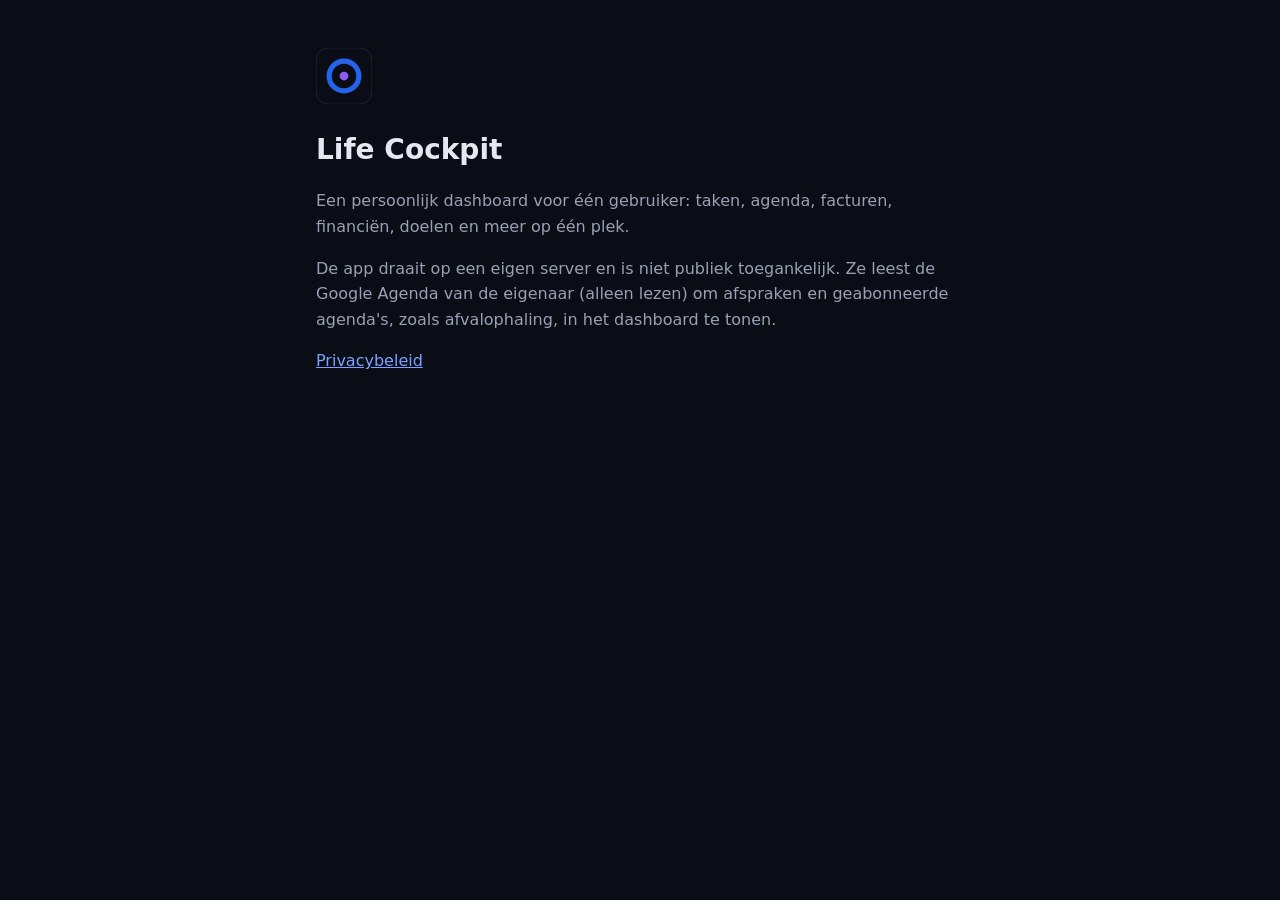
<file: index.html>
<!doctype html>
<html lang="nl">
<head>
  <meta charset="utf-8">
  <meta name="viewport" content="width=device-width, initial-scale=1">
  <title>Life Cockpit</title>
  <link rel="icon" href="logo.svg">
  <link rel="stylesheet" href="style.css">
</head>
<body>
  <main>
    <img class="logo" src="logo.svg" alt="">
    <h1>Life Cockpit</h1>
    <p>Een persoonlijk dashboard voor één gebruiker: taken, agenda, facturen, financiën, doelen en meer op één plek.</p>
    <p>De app draait op een eigen server en is niet publiek toegankelijk. Ze leest de Google Agenda van de eigenaar (alleen lezen) om afspraken en geabonneerde agenda's, zoals afvalophaling, in het dashboard te tonen.</p>
    <p><a href="privacy.html">Privacybeleid</a></p>
  </main>
</body>
</html>
</file>
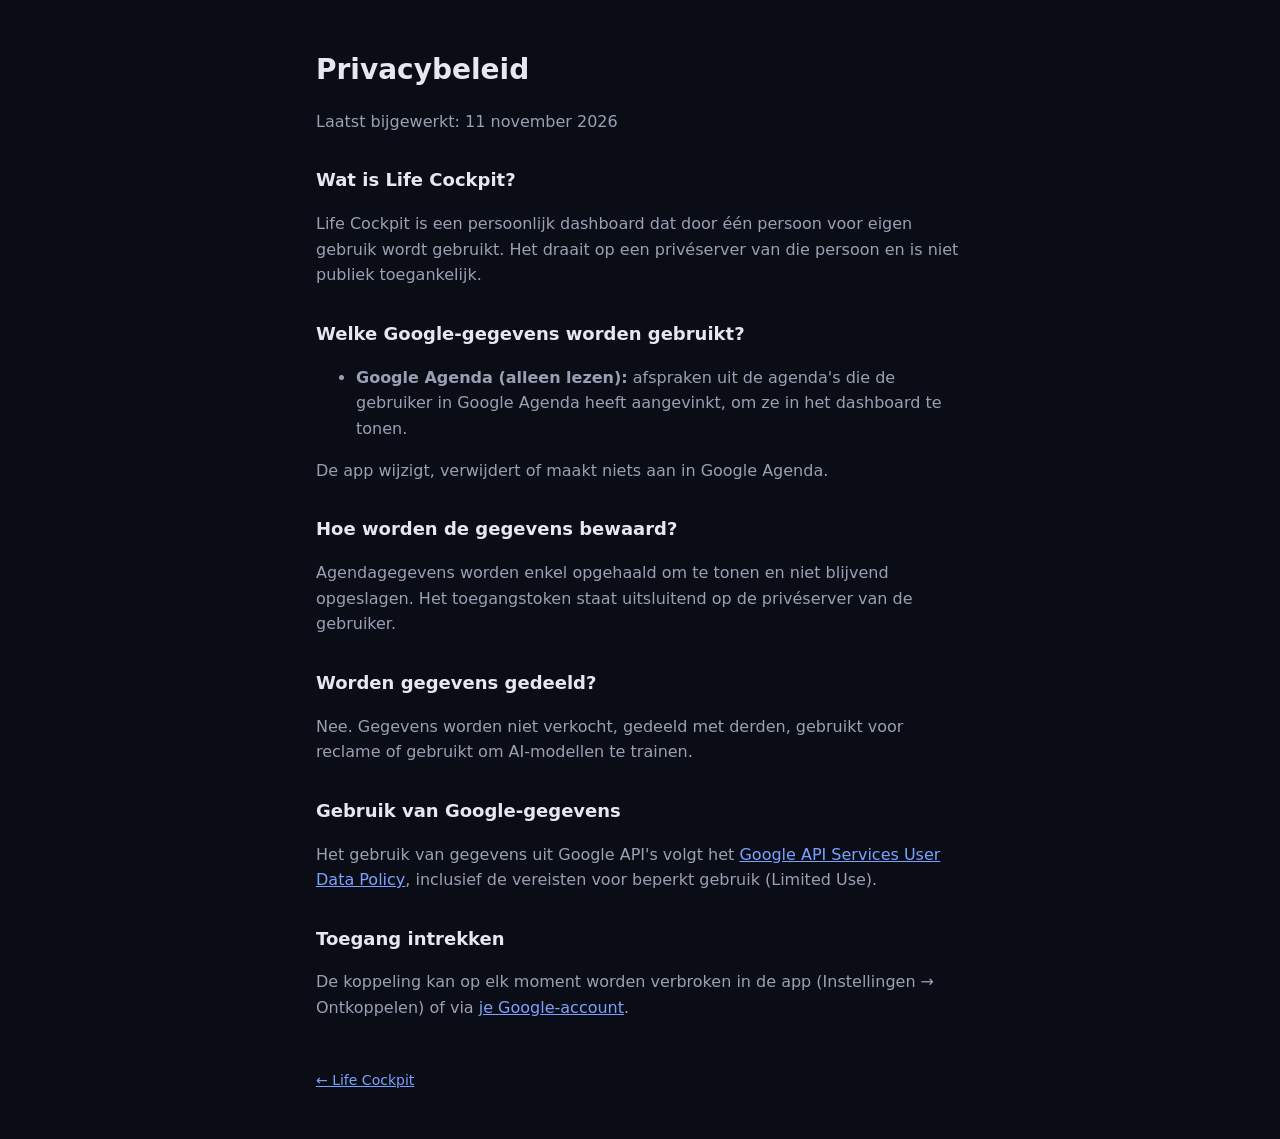
<file: privacy.html>
<!doctype html>
<html lang="nl">
<head>
  <meta charset="utf-8">
  <meta name="viewport" content="width=device-width, initial-scale=1">
  <title>Privacybeleid – Life Cockpit</title>
  <link rel="icon" href="logo.svg">
  <link rel="stylesheet" href="style.css">
</head>
<body>
  <main>
    <h1>Privacybeleid</h1>
    <p>Laatst bijgewerkt: 11 november 2026</p>

    <h2>Wat is Life Cockpit?</h2>
    <p>Life Cockpit is een persoonlijk dashboard dat door één persoon voor eigen gebruik wordt gebruikt. Het draait op een privéserver van die persoon en is niet publiek toegankelijk.</p>

    <h2>Welke Google-gegevens worden gebruikt?</h2>
    <ul>
      <li><strong>Google Agenda (alleen lezen):</strong> afspraken uit de agenda's die de gebruiker in Google Agenda heeft aangevinkt, om ze in het dashboard te tonen.</li>
    </ul>
    <p>De app wijzigt, verwijdert of maakt niets aan in Google Agenda.</p>

    <h2>Hoe worden de gegevens bewaard?</h2>
    <p>Agendagegevens worden enkel opgehaald om te tonen en niet blijvend opgeslagen. Het toegangstoken staat uitsluitend op de privéserver van de gebruiker.</p>

    <h2>Worden gegevens gedeeld?</h2>
    <p>Nee. Gegevens worden niet verkocht, gedeeld met derden, gebruikt voor reclame of gebruikt om AI-modellen te trainen.</p>

    <h2>Gebruik van Google-gegevens</h2>
    <p>Het gebruik van gegevens uit Google API's volgt het <a href="https://developers.google.com/terms/api-services-user-data-policy">Google API Services User Data Policy</a>, inclusief de vereisten voor beperkt gebruik (Limited Use).</p>

    <h2>Toegang intrekken</h2>
    <p>De koppeling kan op elk moment worden verbroken in de app (Instellingen → Ontkoppelen) of via <a href="https://myaccount.google.com/permissions">je Google-account</a>.</p>

    <footer><a href="index.html">← Life Cockpit</a></footer>
  </main>
</body>
</html>
</file>
<file: style.css>
:root { --bg: #0b0d16; --fg: #e6e8f0; --muted: #9aa0b4; --accent: #2563eb; }
* { box-sizing: border-box; }
body { margin: 0; background: var(--bg); color: var(--fg); font: 16px/1.6 system-ui, sans-serif; }
main { max-width: 680px; margin: 0 auto; padding: 48px 16px; }
h1 { margin: 0 0 8px; font-size: 28px; }
h2 { margin-top: 32px; font-size: 18px; }
p, li { color: var(--muted); }
a { color: #7aa2ff; }
.logo { width: 56px; height: 56px; margin-bottom: 16px; }
footer { margin-top: 48px; font-size: 14px; color: var(--muted); }
</file>
